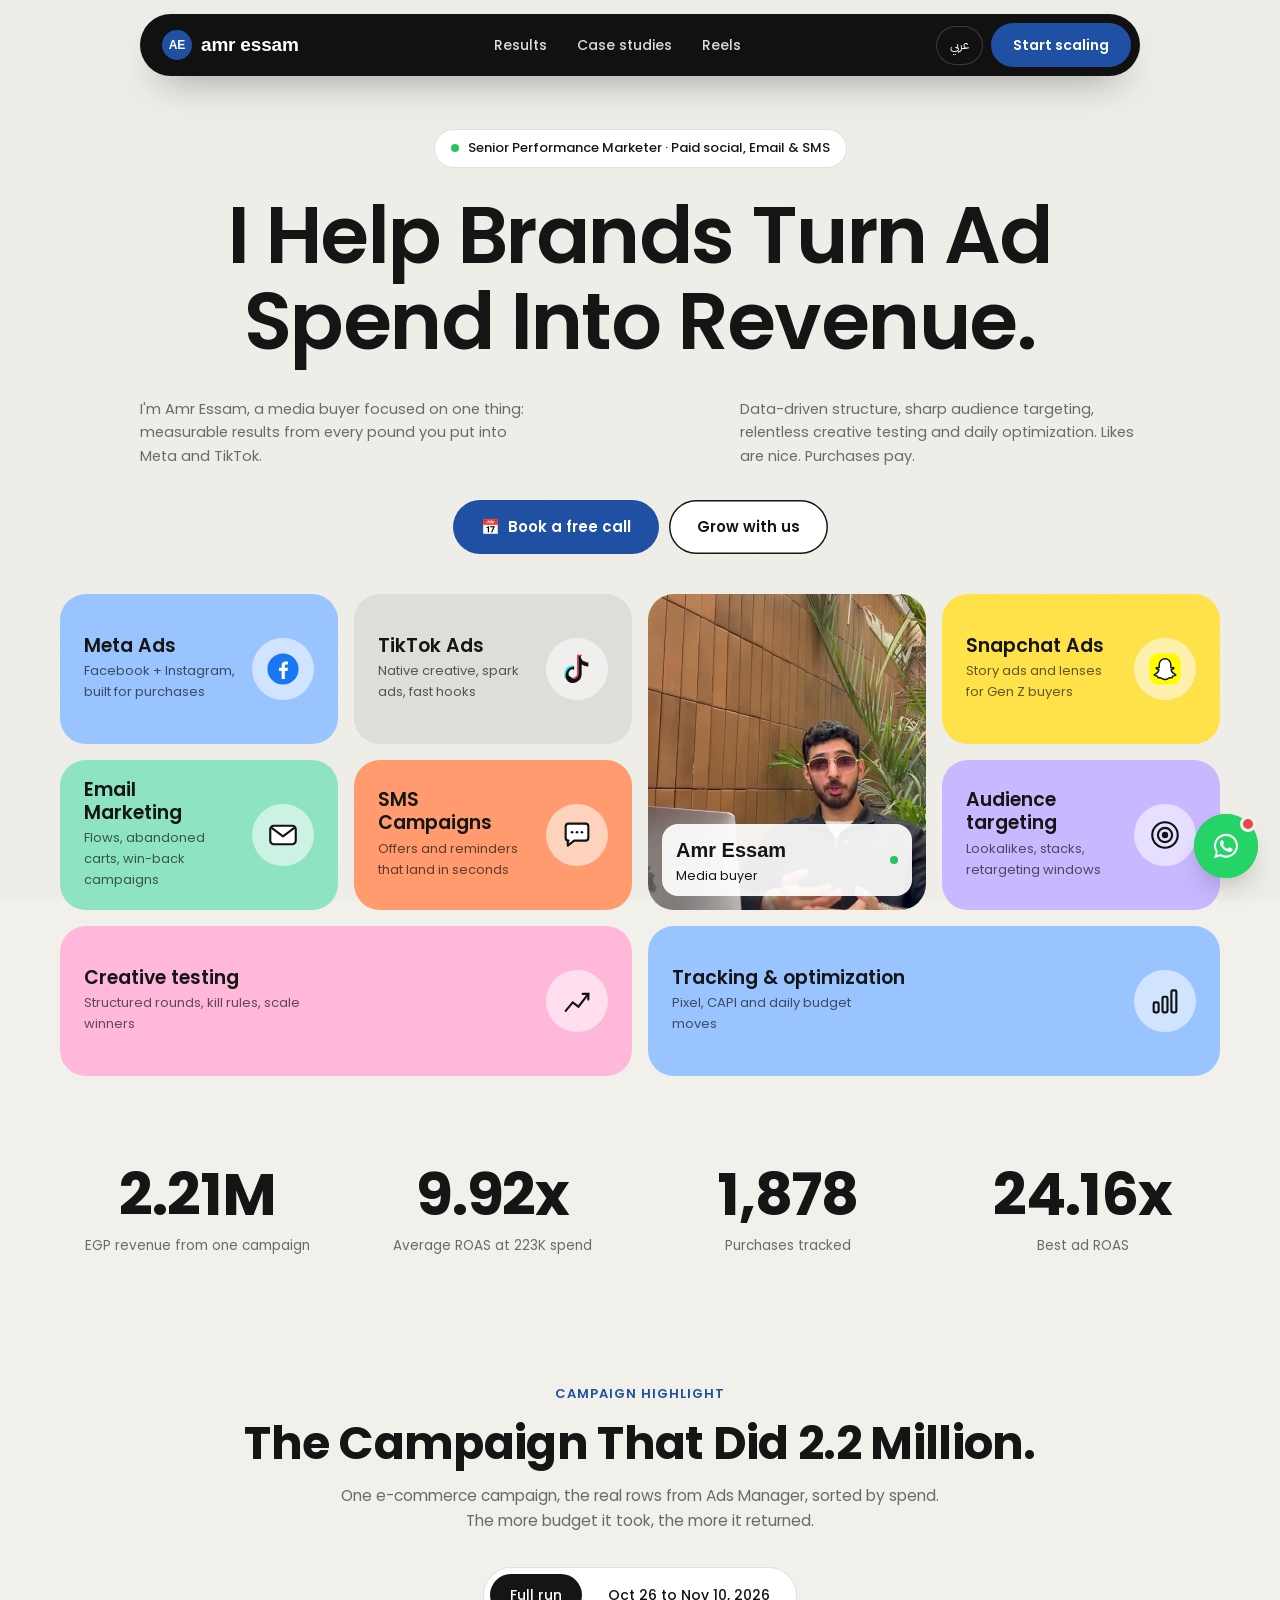
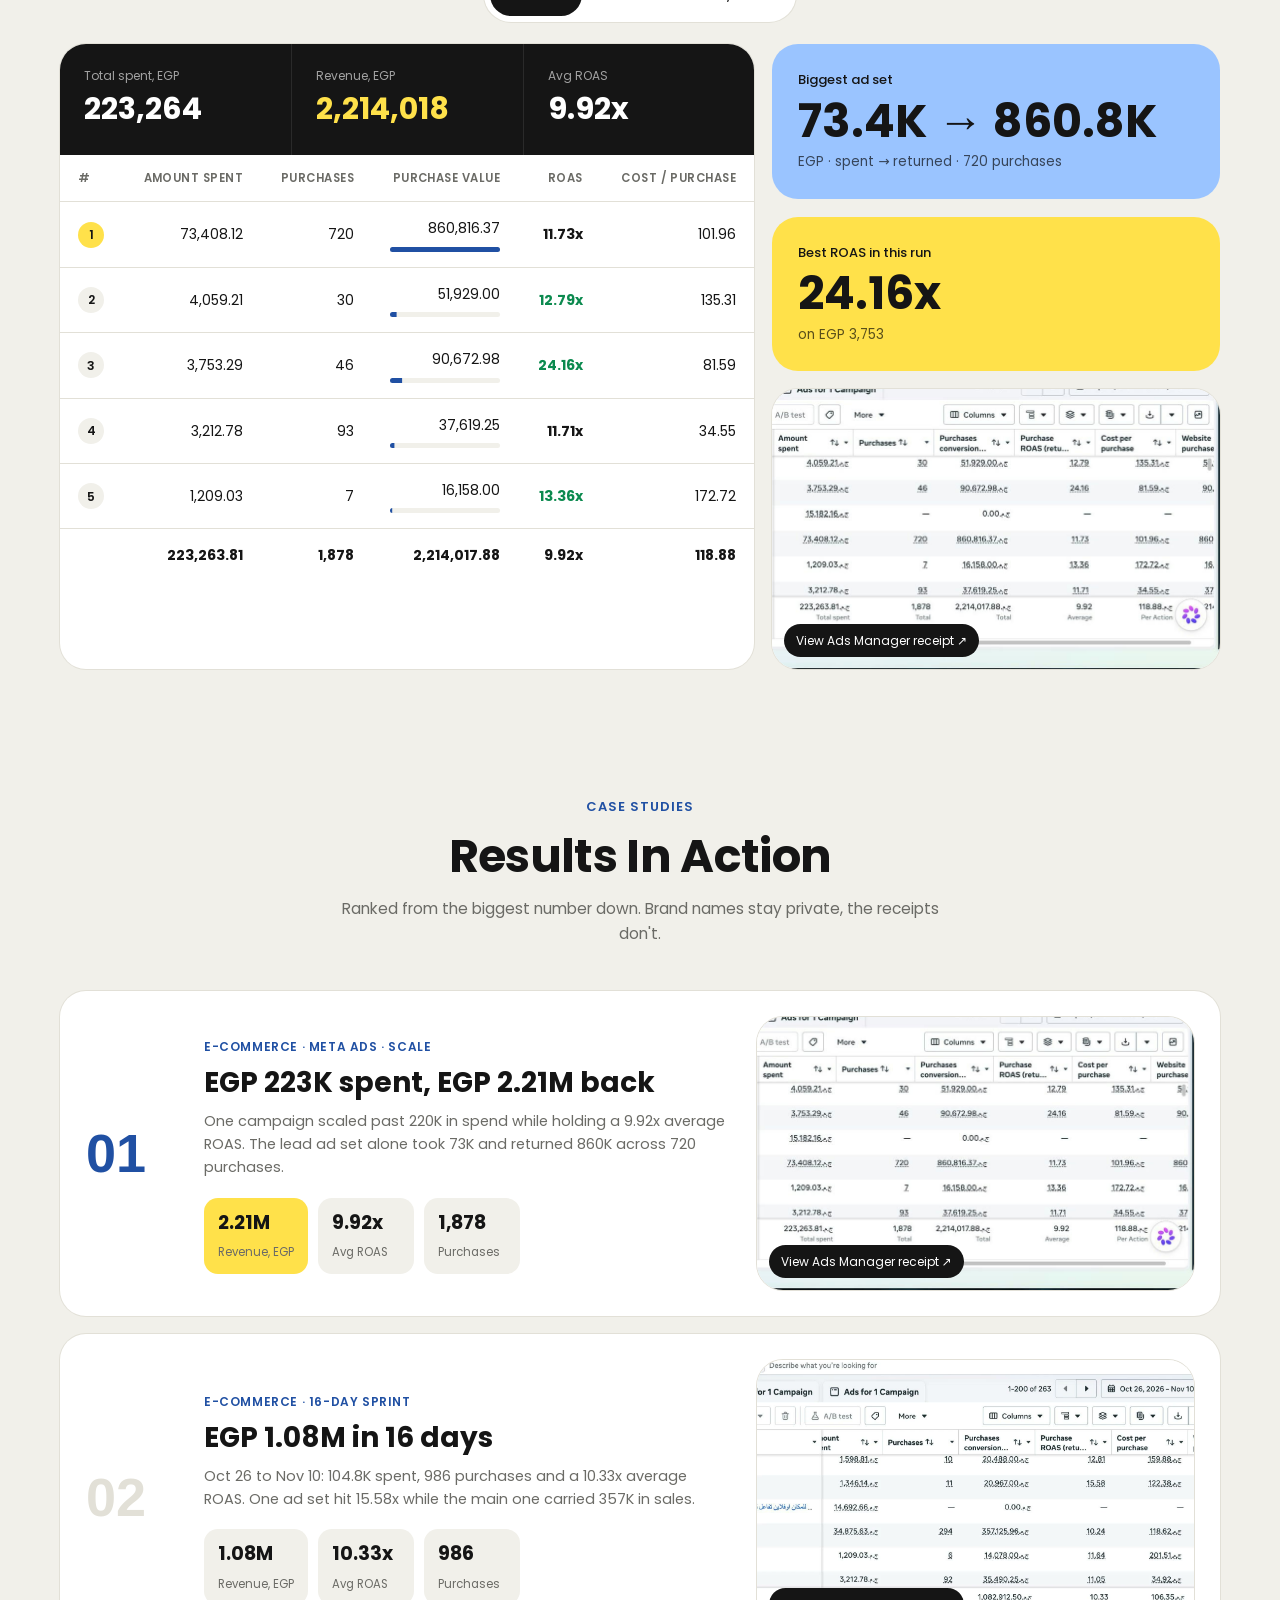
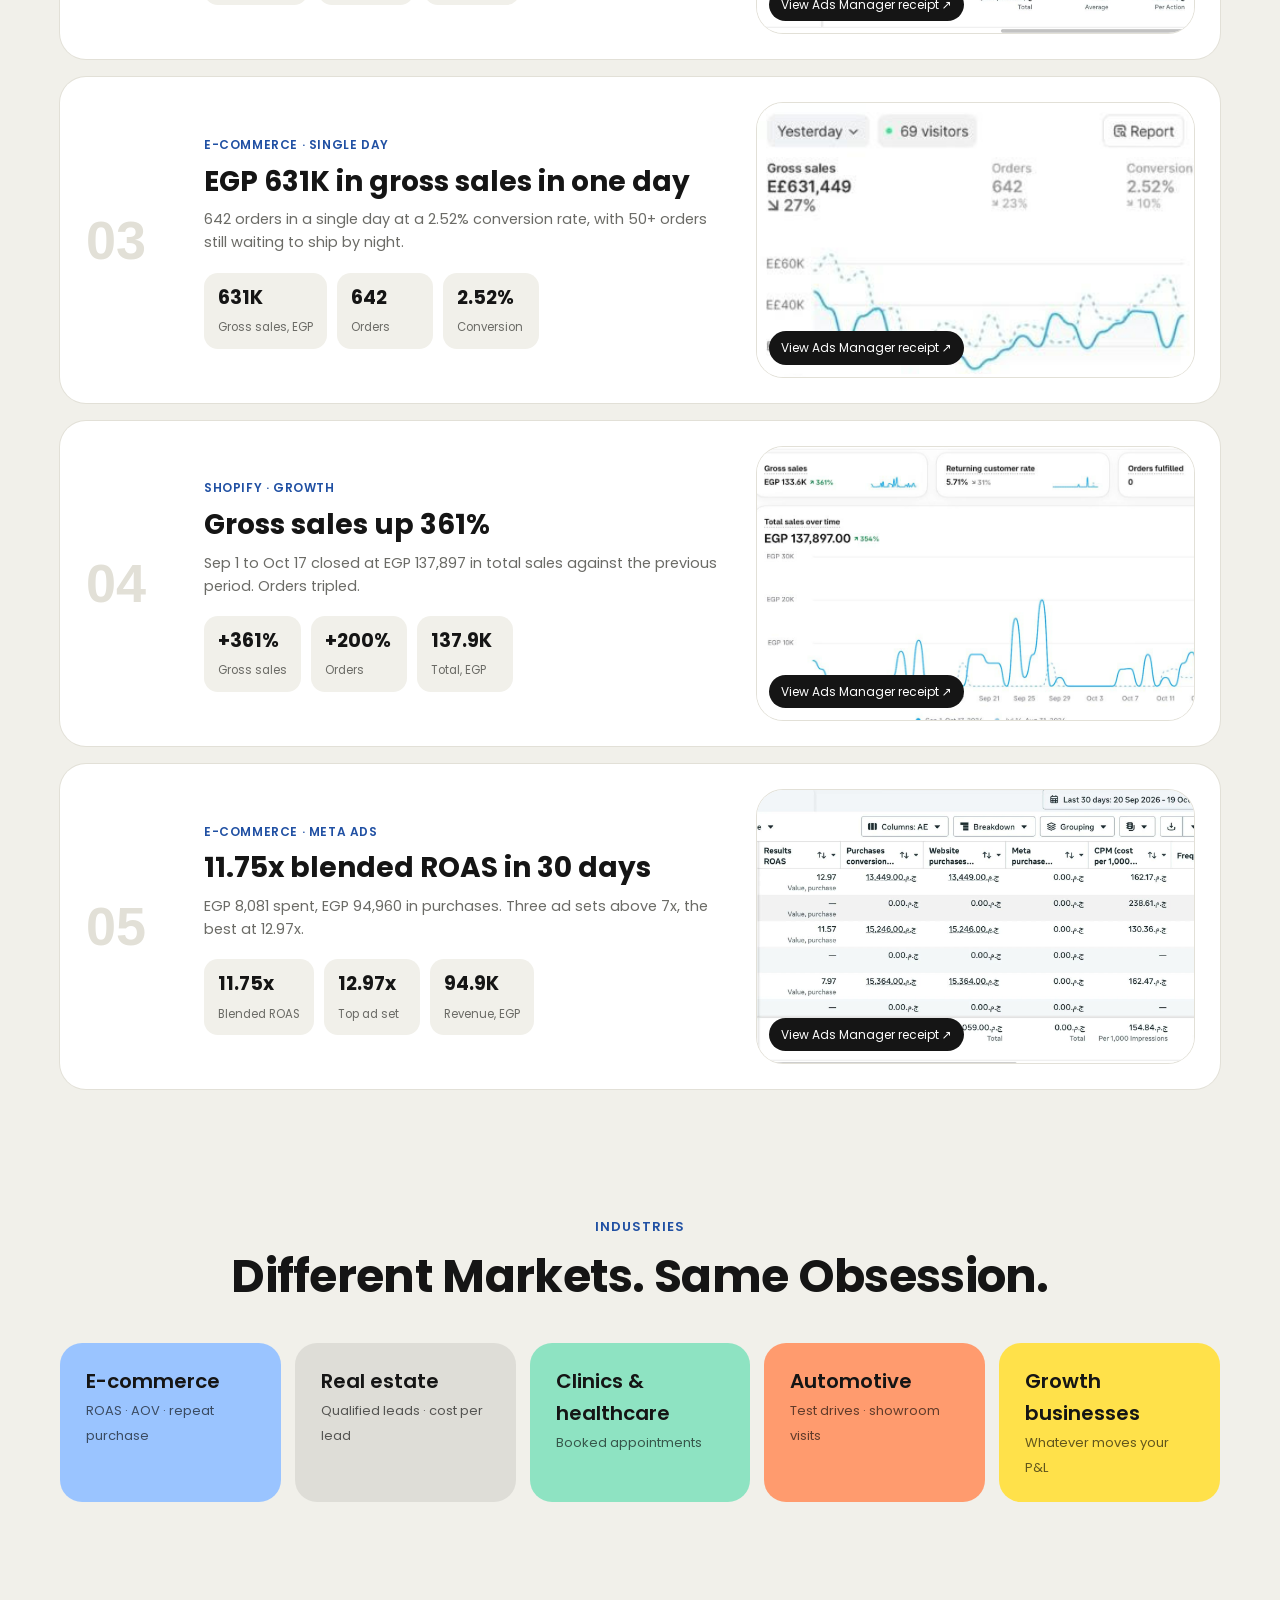
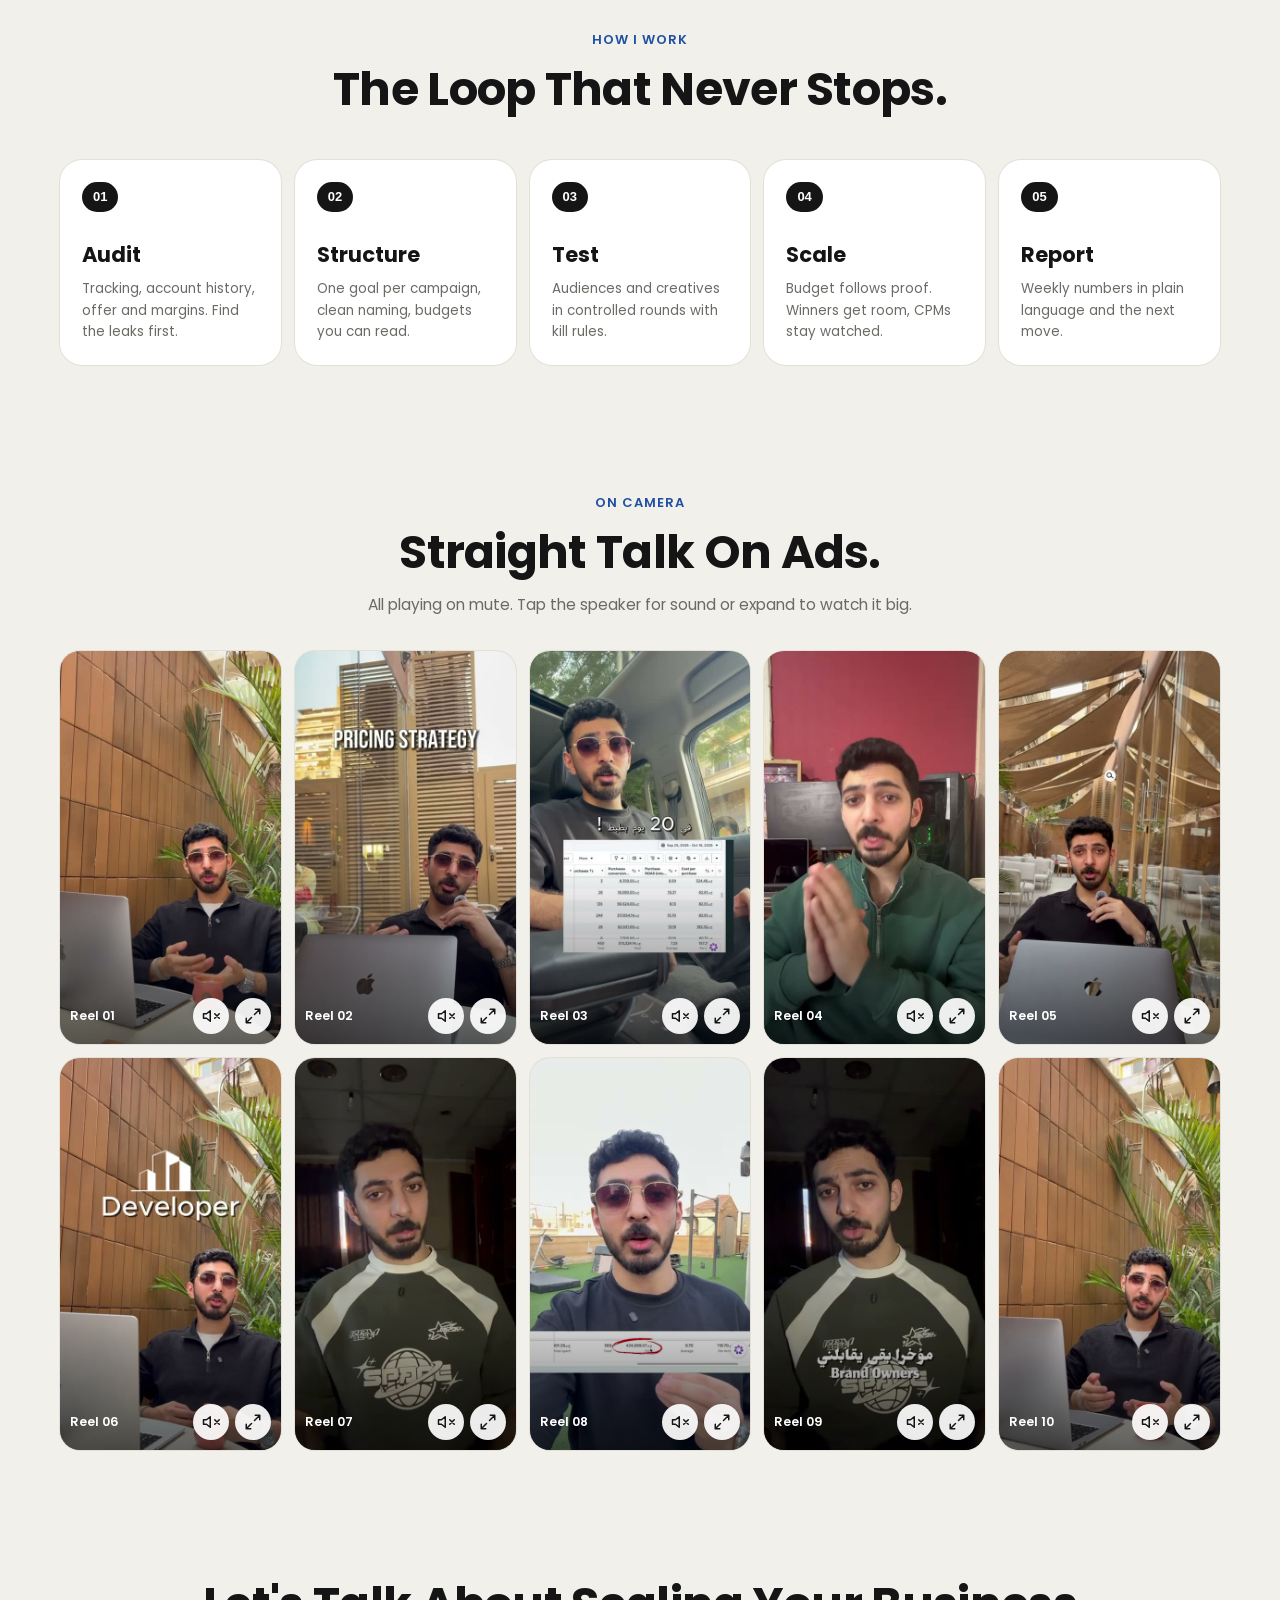
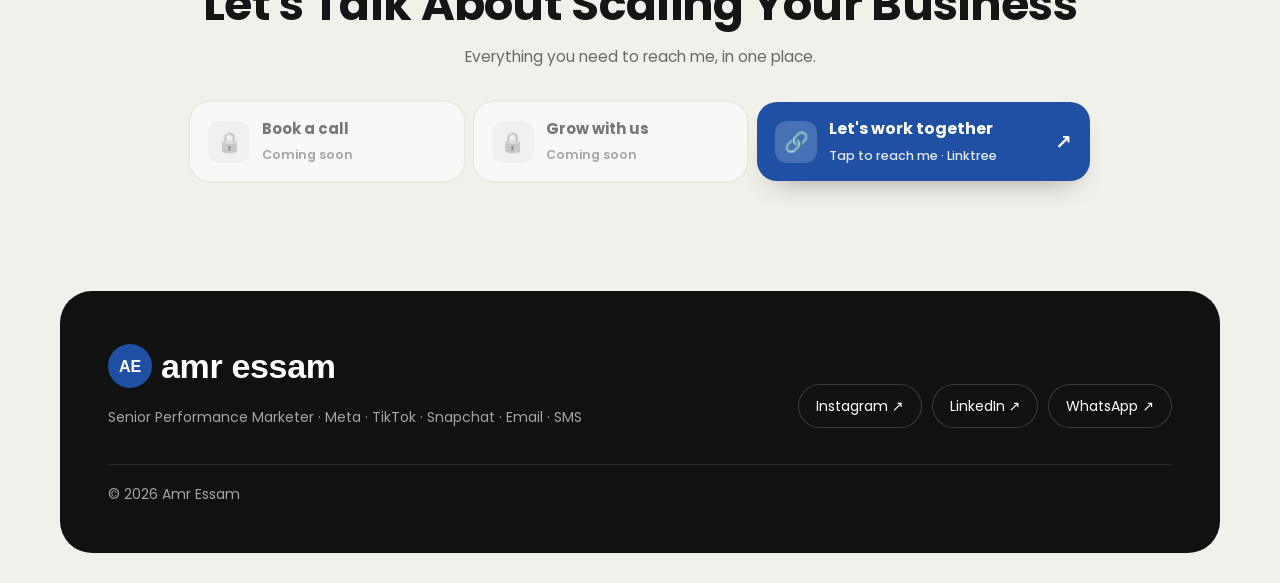
<file: index.html>
<!doctype html>
<html lang="en" dir="ltr">
<head>
<meta charset="utf-8">
<meta name="viewport" content="width=device-width,initial-scale=1">
<title>Amr Essam · Senior Performance Marketer</title>
<meta name="description" content="Amr Essam, Senior Performance Marketer. Meta Ads and TikTok Ads that turn ad spend into revenue. EGP 2.21M from one campaign at 9.92x ROAS.">
<meta property="og:title" content="Amr Essam · Senior Performance Marketer">
<meta property="og:description" content="I help brands turn ad spend into revenue. Meta Ads and TikTok Ads.">
<meta property="og:image" content="assets/reels/r03.jpg">
<meta name="theme-color" content="#F1F0EA">
<link rel="preconnect" href="https://fonts.googleapis.com">
<link rel="preconnect" href="https://fonts.gstatic.com" crossorigin>
<link href="https://api.fontshare.com/v2/css?f[]=chillax@500,600,700&display=swap" rel="stylesheet">
<link href="https://fonts.googleapis.com/css2?family=Poppins:wght@400;500;600;700&family=Alexandria:wght@500;600;700;800&family=IBM+Plex+Sans+Arabic:wght@400;500;600&display=swap" rel="stylesheet">
<link rel="stylesheet" href="css/site.css?v=1795184911">
</head>
<body>

<div class="loader" id="loader" aria-hidden="true">
  <div class="ld-in">
    <div class="ld-mark"><span>AE</span><svg viewBox="0 0 100 100"><circle cx="50" cy="50" r="46"/></svg></div>
    <div class="ld-name">amr essam</div>
    <div class="ld-role">Senior Performance Marketer</div>
    <div class="ld-bar"><i id="ldBar"></i></div>
    <div class="ld-num"><span id="ldNum">0</span>%</div>
  </div>
</div>
<script>
(function () {
  var el = document.getElementById("loader"), bar = document.getElementById("ldBar"), num = document.getElementById("ldNum");
  var p = 0, done = false, ready = false, winLoaded = false, t0 = Date.now();
  document.documentElement.classList.add("is-loading");
  function set(v) { bar.style.transform = "scaleX(" + v / 100 + ")"; num.textContent = Math.round(v); }
  function finish() {
    if (done) return; done = true;
    var wait = Math.max(0, 900 - (Date.now() - t0));
    setTimeout(function () { set(100); setTimeout(function () { el.classList.add("out"); document.documentElement.classList.remove("is-loading"); setTimeout(function () { el.remove(); }, 700); }, 250); }, wait);
  }
  (function tick() { if (done) return; p += (92 - p) * 0.06; set(p); setTimeout(tick, 40); })();
  function check() { if (ready && winLoaded) finish(); }
  window.__aeLoaded = function () { ready = true; check(); };
  window.addEventListener("load", function () { winLoaded = true; check(); });
  setTimeout(finish, 3500);
})();
</script>

<header class="nav-wrap">
  <nav class="nav">
    <a href="#top" class="logo" aria-label="Amr Essam"><span class="logo-mark">AE</span><span class="logo-txt">amr essam</span></a>
    <div class="nav-links">
      <a href="#campaign" data-t="nav.results">Results</a>
      <a href="#cases" data-t="nav.cases">Case studies</a>
      <a href="#reels" data-t="nav.reels">Reels</a>
    </div>
    <div class="nav-r">
      <button class="lang" id="lang">عربي</button>
      <a href="#contact" class="btn btn-blue btn-sm" data-c="hero.cta" data-goto="link">Start scaling</a>
    </div>
  </nav>
</header>

<main id="top">

  <section class="hero wrap">
    <p class="badge"><span class="pulse"></span><span data-c="hero.badge"></span></p>
    <h1 class="h1" data-c="hero.title"></h1>
    <div class="hero-sub">
      <p data-c="hero.sub1"></p>
      <p data-c="hero.sub2"></p>
    </div>
    <div class="hero-ctas">
      <a href="#contact" class="btn btn-blue" data-goto="book">📅 <span data-t="cta.book">Book a free call</span></a>
      <a href="#contact" class="btn btn-ghost" data-goto="form" data-t="cta.review">Grow with us</a>
    </div>
    <div class="bento" id="bento"></div>
  </section>

  <section class="stats wrap" id="stats"></section>

  <section class="clients" id="clients" data-sec="clients">
    <h2 class="h2 sm" data-c="clients.title"></h2>
    <div class="cl-track-wrap"><div class="cl-track" id="clTrack"></div></div>
  </section>

  <section class="sec wrap" id="campaign" data-sec="campaign">
    <p class="kicker" data-t="k.campaign">Campaign highlight</p>
    <h2 class="h2" data-c="campaign.title"></h2>
    <p class="lede center" data-c="campaign.lede"></p>
    <div class="tabs" id="winTabs" role="tablist"></div>
    <div class="camp" id="camp"></div>
  </section>

  <section class="sec wrap" id="cases" data-sec="cases">
    <p class="kicker" data-t="k.cases">Case studies</p>
    <h2 class="h2" data-t="cases.title">Results In Action</h2>
    <p class="lede center" data-t="cases.lede">Ranked from the biggest number down. Brand names stay private, the receipts don't.</p>
    <div class="cases" id="caseList"></div>
  </section>

  <section class="sec wrap" id="industries" data-sec="industries">
    <p class="kicker" data-t="k.ind">Industries</p>
    <h2 class="h2" data-t="ind.title">Different Markets. Same Obsession.</h2>
    <div class="ind" id="indList"></div>
  </section>

  <section class="sec wrap" id="method" data-sec="method">
    <p class="kicker" data-t="k.method">How I work</p>
    <h2 class="h2" data-t="method.title">The Loop That Never Stops.</h2>
    <ol class="steps" id="stepList"></ol>
  </section>

  <section class="sec wrap" id="reels" data-sec="reels">
    <p class="kicker" data-t="k.reels">On camera</p>
    <h2 class="h2" data-t="reels.title">Straight Talk On Ads.</h2>
    <p class="lede center" data-t="reels.lede">All playing on mute. Tap the speaker for sound or expand to watch it big.</p>
    <div class="gallery" id="reelList"></div>
  </section>

  <section class="sec wrap" id="contact">
    <h2 class="h2" data-c="form.title"></h2>
    <p class="lede center" data-c="form.lede"></p>
    <div class="modes" id="modes" role="tablist">
      <button data-m="book" role="tab"><span class="m-ico">📅</span><span><b data-t="mode.book">Book a call</b><em data-t="mode.bookS">1 click · 30 min</em></span></button>
      <button data-m="form" role="tab"><span class="m-ico">⚡</span><span><b data-t="mode.form">Grow with us</b><em data-t="mode.formS">5 quick questions</em></span></button>
      <a class="m-link" id="mLink" target="_blank" rel="noopener" hidden><span class="m-ico">🔗</span><span><b id="mLinkT"></b><em id="mLinkS"></em></span><i class="m-arrow">↗</i></a>
    </div>
    <div class="lf" id="lf">
      <div class="lf-top">
        <div class="lf-bar"><i id="lfBar"></i></div>
        <span class="lf-count" id="lfCount">1 / 6</span>
      </div>
      <div class="lf-stage" id="lfStage"></div>
      <div class="lf-trust"><span>🔒 <span data-t="lf.private">Private. No spam.</span></span><span>⚡ <span data-t="lf.fast">Reply within 24h</span></span><span>💬 WhatsApp</span></div>
    </div>
  </section>

</main>

<footer class="foot wrap">
  <div class="foot-card">
    <div>
      <div class="logo big"><span class="logo-mark">AE</span><span class="logo-txt">amr essam</span></div>
      <p data-t="foot.role">Senior Performance Marketer · Meta · TikTok · Snapchat · Email · SMS</p>
    </div>
    <div class="foot-links">
      <a id="fIg" target="_blank" rel="noopener">Instagram ↗</a>
      <a id="fIn" target="_blank" rel="noopener">LinkedIn ↗</a>
      <a id="fWa" target="_blank" rel="noopener">WhatsApp ↗</a>
    </div>
    <p class="copy">© 2026 Amr Essam</p>
  </div>
</footer>

<!-- WhatsApp floating -->
<div class="wa" id="wa">
  <div class="wa-pop" id="waPop" hidden>
    <button class="wa-x" id="waX" aria-label="Close">×</button>
    <div class="wa-head"><img src="assets/reels/r03.jpg" alt=""><div><b>Amr Essam</b><span><i></i> <span data-t="wa.online">Online now</span></span></div></div>
    <p class="wa-msg" id="waMsg"></p>
    <a class="wa-go" id="waGo" target="_blank" rel="noopener"><span data-t="wa.chat">Chat on WhatsApp</span> →</a>
  </div>
  <a class="wa-btn" id="waBtn" target="_blank" rel="noopener" aria-label="WhatsApp">
    <svg viewBox="0 0 32 32" width="30" height="30" fill="#fff"><path d="M16 3C9 3 3.3 8.6 3.3 15.6c0 2.5.7 4.8 2 6.8L3.2 29l6.8-2.1c1.9 1 4 1.6 6.1 1.6 7 0 12.7-5.7 12.7-12.7S23 3 16 3zm0 23.2c-2 0-3.9-.6-5.5-1.6l-.4-.2-4 1.2 1.3-3.9-.3-.4c-1.1-1.7-1.7-3.6-1.7-5.6C5.4 9.8 10.1 5.2 16 5.2s10.6 4.7 10.6 10.5S21.8 26.2 16 26.2zm5.8-7.9c-.3-.2-1.9-.9-2.2-1-.3-.1-.5-.2-.7.2-.2.3-.8 1-1 1.2-.2.2-.4.2-.7.1-.3-.2-1.3-.5-2.5-1.6-.9-.8-1.6-1.8-1.7-2.1-.2-.3 0-.5.1-.6l.5-.6c.2-.2.2-.3.3-.5.1-.2 0-.4 0-.6l-1-2.4c-.3-.6-.5-.5-.7-.5h-.6c-.2 0-.6.1-.9.4-.3.3-1.2 1.1-1.2 2.8s1.2 3.2 1.4 3.5c.2.2 2.4 3.6 5.7 5 .8.3 1.4.5 1.9.7.8.3 1.5.2 2.1.1.6-.1 1.9-.8 2.2-1.5.3-.7.3-1.4.2-1.5-.1-.2-.3-.3-.6-.4z"/></svg>
    <span class="wa-dot"></span>
  </a>
</div>

<div class="lb" id="lb" hidden><button class="lb-x" id="lbX" aria-label="Close">×</button><div class="lb-in" id="lbIn"></div></div>

<script src="js/config.js?v=1795184911"></script>
<script src="js/content.js?v=1795184911"></script>
<script src="js/store.js?v=1795184911"></script>
<script src="js/site.js?v=1795184911"></script>
</body>
</html>
</file>
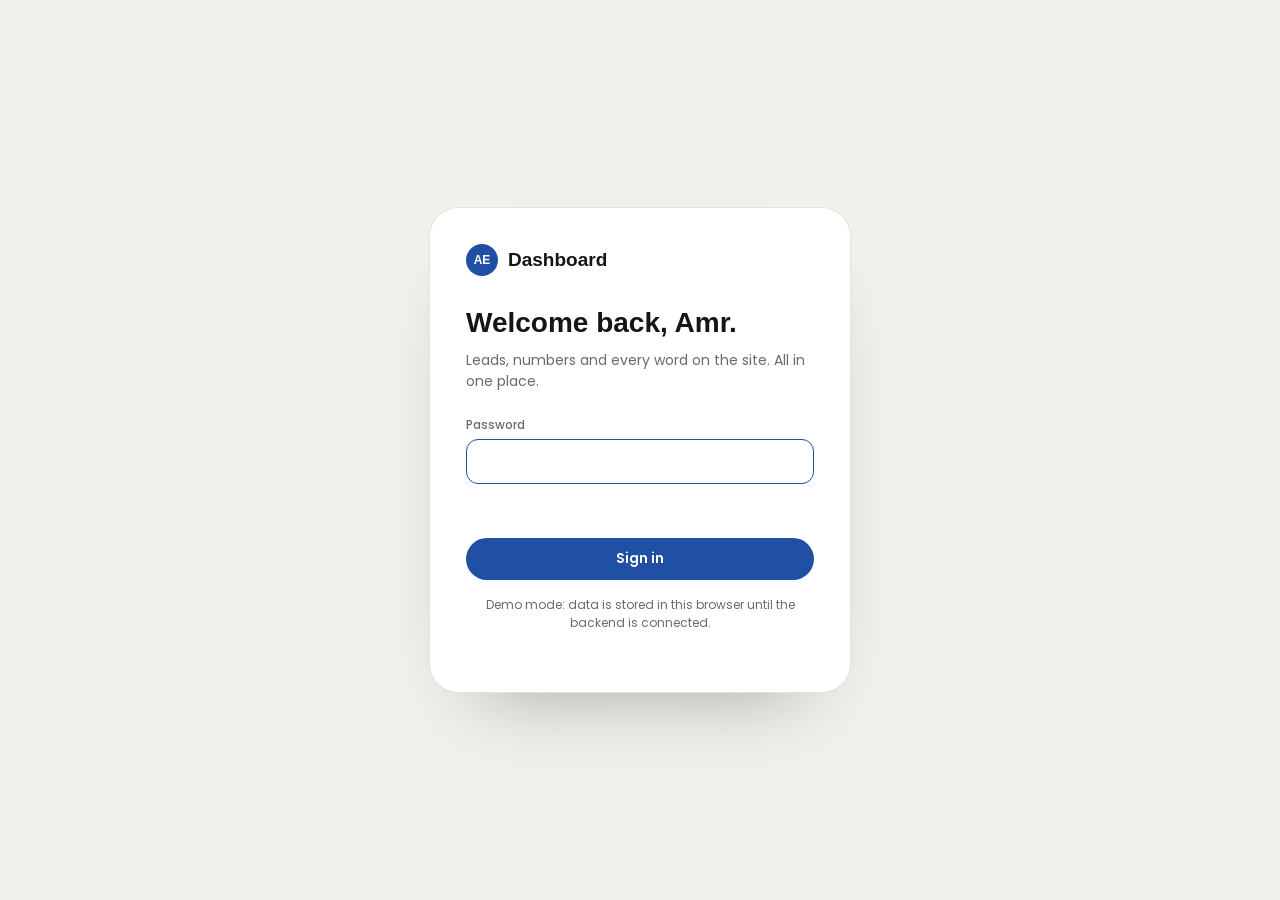
<file: admin/index.html>
<!doctype html>
<html lang="en">
<head>
<meta charset="utf-8">
<meta name="viewport" content="width=device-width,initial-scale=1">
<meta name="robots" content="noindex,nofollow">
<title>AE Dashboard</title>
<link rel="preconnect" href="https://fonts.googleapis.com">
<link href="https://api.fontshare.com/v2/css?f[]=chillax@500,600,700&display=swap" rel="stylesheet">
<link href="https://fonts.googleapis.com/css2?family=Poppins:wght@400;500;600;700&family=IBM+Plex+Sans+Arabic:wght@400;500;600&display=swap" rel="stylesheet">
<link rel="stylesheet" href="admin.css?v=1795184911">
</head>
<body>

<!-- LOGIN -->
<section class="login" id="login">
  <form class="login-card" id="loginForm">
    <div class="logo"><span class="logo-mark">AE</span><span>Dashboard</span></div>
    <h1>Welcome back, Amr.</h1>
    <p>Leads, numbers and every word on the site. All in one place.</p>
    <label class="fld"><span>Password</span><input type="password" id="pw" autocomplete="current-password" required autofocus></label>
    <p class="err" id="loginErr"></p>
    <button class="btn btn-blue full" type="submit">Sign in</button>
    <p class="mode-note" id="modeNote"></p>
  </form>
</section>

<!-- APP -->
<div class="app" id="app" hidden>
  <aside class="side">
    <div class="logo"><span class="logo-mark">AE</span><span>Dashboard</span></div>
    <nav class="side-nav" id="sideNav">
      <button data-v="overview" class="on"><i>◔</i>Overview</button>
      <button data-v="leads"><i>☰</i>Leads <b id="newCount"></b></button>
      <button data-v="content"><i>✎</i>Site content</button>
      <button data-v="settings"><i>⚙</i>Settings</button>
    </nav>
    <div class="side-foot">
      <span class="mode" id="modeBadge"></span>
      <a href="../" target="_blank" rel="noopener" class="side-link">View site ↗</a>
      <button class="side-link" id="logout">Sign out</button>
    </div>
  </aside>

  <main class="main">
    <!-- OVERVIEW -->
    <section class="view on" id="v-overview">
      <header class="vh">
        <div><h2>Overview</h2><p>How the site turns visitors into conversations.</p></div>
        <div class="seg" id="range"><button data-d="7" class="on">7 days</button><button data-d="30">30 days</button><button data-d="0">All</button></div>
      </header>
      <div class="kpis" id="kpis"></div>
      <div class="grid2">
        <div class="card"><div class="card-h"><h3>Conversion funnel</h3><span class="muted">Where visitors drop off</span></div><div id="funnel"></div></div>
        <div class="card"><div class="card-h"><h3>Leads per day</h3><span class="muted" id="lpdNote"></span></div><div id="lpd" class="chart"></div></div>
      </div>
      <div class="grid3">
        <div class="card"><div class="card-h"><h3>By industry</h3></div><div id="bInd"></div></div>
        <div class="card"><div class="card-h"><h3>By budget</h3></div><div id="bBud"></div></div>
        <div class="card"><div class="card-h"><h3>By source</h3></div><div id="bSrc"></div></div>
      </div>
      <div class="card tips"><div class="card-h"><h3>CRO notes</h3><span class="muted">Auto-generated from your funnel</span></div><ul id="tips"></ul></div>
    </section>

    <!-- LEADS -->
    <section class="view" id="v-leads">
      <header class="vh">
        <div><h2>Leads</h2><p>Every form submission, with status and notes.</p></div>
        <div class="row"><input class="search" id="q" placeholder="Search name, phone, brand"><button class="btn btn-ghost" id="csv">Export CSV</button><button class="btn btn-ghost" id="refresh">↻</button></div>
      </header>
      <div class="chips" id="statusChips"></div>
      <div class="card flush"><div class="tbl-wrap"><table class="tbl" id="leadTbl"></table></div><p class="empty" id="leadEmpty" hidden>No leads yet. They'll show up here the moment someone submits the form.</p></div>
    </section>

    <!-- CONTENT -->
    <section class="view" id="v-content">
      <header class="vh">
        <div><h2>Site content</h2><p>Edit any text, number or case study. Changes go live when you save.</p></div>
        <div class="row"><button class="btn btn-ghost" id="resetC">Reset to default</button><button class="btn btn-blue" id="saveC">Save changes</button></div>
      </header>
      <div class="tabs" id="cTabs"></div>
      <div id="cBody"></div>
    </section>

    <!-- SETTINGS -->
    <section class="view" id="v-settings">
      <header class="vh">
        <div><h2>Settings</h2><p>WhatsApp, links, sections and access.</p></div>
        <div class="row"><button class="btn btn-blue" id="saveS">Save settings</button></div>
      </header>
      <div id="sBody"></div>
    </section>
  </main>
</div>

<!-- lead drawer -->
<div class="drawer" id="drawer" hidden><div class="drawer-in" id="drawerIn"></div></div>
<div class="toast" id="toast"></div>

<script src="../js/config.js?v=1795184911"></script>
<script src="../js/content.js?v=1795184911"></script>
<script src="../js/store.js?v=1795184911"></script>
<script src="admin.js?v=1795184911"></script>
</body>
</html>
</file>
<file: css/site.css>
:root{
  --paper:#F1F0EA; --card:#FFFFFF; --ink:#151515; --ink-2:#333; --mute:#6B6B66; --line:#E2E0D7;
  --blue:#2050A3; --blue-2:#1A438A;
  --c-blue:#9AC4FF; --c-gray:#DEDDD7; --c-mint:#8EE3C2; --c-orange:#FF9B6E; --c-yellow:#FFE14A; --c-lilac:#C9B8FF;
  --wa:#25D366; --r:26px;
  --f-h:"Chillax","Poppins",sans-serif; --f-b:"Poppins",system-ui,sans-serif;
}
html[lang="ar"]{ --f-h:"Alexandria",sans-serif; --f-b:"IBM Plex Sans Arabic",sans-serif; }
*{box-sizing:border-box;margin:0;padding:0}
html{scroll-behavior:smooth;-webkit-text-size-adjust:100%}
body{background:var(--paper);color:var(--ink);font-family:var(--f-b);font-size:16px;line-height:1.6;overflow-x:hidden;-webkit-font-smoothing:antialiased}
body::before{content:"";position:fixed;inset:0;pointer-events:none;z-index:0;opacity:.35;
  background-image:url("data:image/svg+xml,%3Csvg xmlns='http://www.w3.org/2000/svg' width='120' height='120'%3E%3Cfilter id='n'%3E%3CfeTurbulence type='fractalNoise' baseFrequency='.9' numOctaves='2'/%3E%3CfeColorMatrix values='0 0 0 0 0 0 0 0 0 0 0 0 0 0 0 0 0 0 .07 0'/%3E%3C/filter%3E%3Crect width='100%25' height='100%25' filter='url(%23n)'/%3E%3C/svg%3E")}
main,footer{position:relative;z-index:1}
a{color:inherit;text-decoration:none}
button{font:inherit;color:inherit;background:none;border:0;cursor:pointer}
img,video{display:block;max-width:100%}
.wrap{max-width:1200px;margin:0 auto;padding-inline:20px}
.num{direction:ltr;unicode-bidi:isolate;font-variant-numeric:tabular-nums}

.btn{display:inline-flex;align-items:center;justify-content:center;gap:8px;border-radius:50px;padding:15px 28px;font-weight:600;font-size:15px;transition:transform .25s,background .25s,box-shadow .25s;white-space:nowrap}
.btn-blue{background:var(--blue);color:#fff}
.btn-blue:hover{background:var(--blue-2);transform:translateY(-2px);box-shadow:0 12px 24px -12px rgba(0,0,0,.35)}
.btn-dark{background:var(--ink);color:#fff}
.btn-dark:hover{transform:translateY(-2px)}
.btn-ghost{box-shadow:inset 0 0 0 1.5px var(--ink)}
.btn-sm{padding:11px 22px;font-size:14px}

/* nav */
.nav-wrap{position:fixed;top:14px;left:0;right:0;z-index:50;padding-inline:16px}
.nav{max-width:1000px;margin:0 auto;background:#111;color:#fff;border-radius:50px;padding:9px 9px 9px 22px;display:flex;align-items:center;justify-content:space-between;gap:16px;box-shadow:0 18px 40px -20px rgba(0,0,0,.5)}
html[dir="rtl"] .nav{padding:9px 22px 9px 9px}
.logo{display:flex;align-items:center;gap:9px}
.logo-mark{width:30px;height:30px;border-radius:50%;background:var(--blue);display:grid;place-items:center;font-family:var(--f-h);font-weight:700;font-size:12px;color:#fff;font-family:"Chillax",sans-serif}
.logo-txt{font-family:"Chillax",sans-serif;font-weight:600;font-size:19px;letter-spacing:-.01em}
.nav-links{display:flex;gap:30px;font-size:14px;font-weight:500}
.nav-links a{opacity:.85}.nav-links a:hover{opacity:1}
.nav-r{display:flex;gap:8px;align-items:center}
.lang{font-size:13px;padding:9px 14px;border-radius:50px;box-shadow:inset 0 0 0 1px #3a3a3a;color:#fff;font-family:"IBM Plex Sans Arabic",sans-serif}
html[lang="ar"] .lang{font-family:"Poppins",sans-serif}

/* hero */
.hero{padding-top:130px;text-align:center}
.badge{display:inline-flex;align-items:center;gap:9px;font-size:13px;font-weight:500;background:var(--card);padding:8px 16px;border-radius:50px;box-shadow:0 0 0 1px var(--line);margin-bottom:26px}
.pulse{width:8px;height:8px;border-radius:50%;background:#22C55E;box-shadow:0 0 0 0 rgba(34,197,94,.5);animation:pulse 2s infinite}
@keyframes pulse{70%{box-shadow:0 0 0 8px rgba(34,197,94,0)}100%{box-shadow:0 0 0 0 rgba(34,197,94,0)}}
.h1{font-family:var(--f-h);font-weight:600;font-size:clamp(38px,6.2vw,80px);line-height:1.08;letter-spacing:-.02em;max-width:980px;margin:0 auto;text-wrap:balance}
html[lang="ar"] .h1{line-height:1.35;letter-spacing:0;font-size:clamp(34px,5.4vw,68px)}
.hero-sub{display:flex;justify-content:space-between;gap:40px;text-align:start;margin:34px auto 40px;max-width:1000px}
.hero-sub p{max-width:400px;font-size:14.5px;color:var(--mute)}

.bento{display:grid;grid-template-columns:repeat(4,1fr);grid-auto-rows:150px;gap:16px;text-align:start}
.tile{border-radius:var(--r);padding:22px 24px;display:flex;justify-content:space-between;align-items:center;gap:14px;position:relative;overflow:hidden;transition:transform .35s cubic-bezier(.2,.8,.2,1)}
.tile:hover{transform:translateY(-4px) rotate(-.4deg)}
.tile h3{font-family:var(--f-h);font-weight:600;font-size:19px;line-height:1.2}
.tile p{font-size:13px;color:rgba(0,0,0,.62);margin-top:4px;max-width:220px}
.tile .ico{width:62px;height:62px;flex:none;border-radius:50%;display:grid;place-items:center;background:rgba(255,255,255,.55)}
.tile .ico svg{width:34px;height:34px}
.t-blue{background:var(--c-blue)}.t-gray{background:var(--c-gray)}.t-mint{background:var(--c-mint)}.t-orange{background:var(--c-orange)}.t-yellow{background:var(--c-yellow)}.t-lilac{background:var(--c-lilac)}
.tile.vid{grid-row:span 2;padding:0;background:#111}
.tile.vid video{width:100%;height:100%;object-fit:cover}
.tile.vid .vtag{position:absolute;left:14px;bottom:14px;right:14px;background:rgba(255,255,255,.92);border-radius:16px;padding:10px 14px;font-size:12.5px;display:flex;justify-content:space-between;align-items:center}
.tile.vid .vtag b{font-family:"Chillax",sans-serif;font-size:20px}
.tile.wide{grid-column:span 2}

/* stats */
.stats{display:grid;grid-template-columns:repeat(4,1fr);gap:20px;padding-top:90px;text-align:center}
.stat b{display:block;font-family:"Poppins",sans-serif;font-weight:700;font-size:clamp(36px,4.6vw,60px);line-height:1;letter-spacing:-.02em;direction:ltr}
.stat span{font-size:13.5px;color:var(--mute);display:block;margin-top:10px}

/* sections */
.sec{padding-top:clamp(90px,10vw,130px)}
.sec[hidden]{display:none}
.kicker{text-align:center;font-size:13px;font-weight:600;color:var(--blue);text-transform:uppercase;letter-spacing:.08em;margin-bottom:12px}
.kicker.left,.h2.left{text-align:start}
.h2{font-family:var(--f-h);font-weight:700;font-size:clamp(30px,3.6vw,46px);line-height:1.15;text-align:center;letter-spacing:-.015em;text-wrap:balance}
html[lang="ar"] .h2{line-height:1.45;letter-spacing:0}
.lede{color:var(--mute);max-width:620px;margin-top:14px;font-size:15.5px}
.lede.center{text-align:center;margin-inline:auto}

/* campaign */
.tabs{display:flex;justify-content:center;gap:6px;margin:34px auto 22px;background:var(--card);padding:6px;border-radius:50px;width:max-content;max-width:100%;box-shadow:0 0 0 1px var(--line)}
.tabs button{padding:10px 20px;border-radius:50px;font-size:14px;font-weight:500;transition:background .2s,color .2s}
.tabs button.on{background:var(--ink);color:#fff}
.camp{display:grid;grid-template-columns:1.55fr 1fr;gap:18px}
.camp-card{background:var(--card);border-radius:var(--r);box-shadow:0 0 0 1px var(--line);overflow:hidden}
.camp-total{display:grid;grid-template-columns:repeat(3,1fr);background:var(--ink);color:#fff}
.camp-total div{padding:22px 24px;border-inline-start:1px solid #2a2a2a}
.camp-total div:first-child{border-inline-start:0}
.camp-total span{font-size:12px;opacity:.6;display:block}
.camp-total b{font-family:"Poppins",sans-serif;font-size:clamp(22px,2.4vw,30px);font-weight:700;direction:ltr;unicode-bidi:isolate;display:block}
.camp-total .hl b{color:var(--c-yellow)}
.ctab{width:100%;border-collapse:collapse;font-size:14px}
.ctab th{font-size:11.5px;text-transform:uppercase;letter-spacing:.04em;color:var(--mute);font-weight:600;padding:14px 18px;text-align:end;border-bottom:1px solid var(--line)}
.ctab th:first-child,.ctab td:first-child{text-align:start}
.ctab td{padding:15px 18px;border-bottom:1px solid var(--line);text-align:end;font-variant-numeric:tabular-nums;direction:ltr}
html[dir="rtl"] .ctab td{direction:ltr}
.ctab tr:last-child td{border-bottom:0}
.ctab tbody tr{transition:background .2s}
.ctab tbody tr:hover{background:#FAF9F5}
.ctab .rk{display:inline-grid;place-items:center;width:26px;height:26px;border-radius:50%;background:var(--paper);font-size:12px;font-weight:600}
.ctab tr.top .rk{background:var(--c-yellow)}
.ctab .roas{font-weight:700}
.ctab .roas.hot{color:#0C8A4F}
.sbar{height:5px;border-radius:3px;background:var(--paper);margin-top:7px;overflow:hidden}
.sbar i{display:block;height:100%;background:var(--blue);width:100%;transform:scaleX(0);transform-origin:left;transition:transform 1.2s cubic-bezier(.2,.8,.2,1)}html[dir="rtl"] .sbar i{transform-origin:right}
.camp-side{display:flex;flex-direction:column;gap:18px}
.big-card{border-radius:var(--r);padding:26px;background:var(--c-blue);display:flex;flex-direction:column;gap:6px}
.big-card span{font-size:13px;font-weight:500}
.big-card b{font-family:"Poppins",sans-serif;font-size:clamp(34px,3.6vw,48px);font-weight:700;line-height:1.05;direction:ltr;unicode-bidi:isolate;text-align:start}
.big-card p{font-size:13.5px;color:rgba(0,0,0,.65)}
.big-card.y{background:var(--c-yellow)}
.proof{position:relative;border-radius:var(--r);overflow:hidden;background:#fff;box-shadow:0 0 0 1px var(--line);aspect-ratio:16/10;flex:1;min-height:160px}
.proof img{width:100%;height:100%;object-fit:cover;object-position:top left;transition:transform .6s}
.proof:hover img{transform:scale(1.04)}
.proof span{position:absolute;bottom:12px;inset-inline-start:12px;background:var(--ink);color:#fff;font-size:12px;padding:7px 12px;border-radius:50px}

/* cases */
.cases{display:flex;flex-direction:column;gap:18px;margin-top:44px}
.case{display:grid;grid-template-columns:90px 1.2fr 1fr;gap:28px;align-items:center;background:var(--card);border-radius:var(--r);padding:26px;box-shadow:0 0 0 1px var(--line);transition:transform .35s cubic-bezier(.2,.8,.2,1),box-shadow .35s}
.case:hover{transform:translateY(-4px);box-shadow:0 0 0 1px var(--line),0 24px 50px -30px rgba(0,0,0,.35)}
.case-rank{font-family:"Chillax",sans-serif;font-weight:700;font-size:54px;line-height:1;color:var(--line);direction:ltr}
.case:first-child .case-rank{color:var(--blue)}
.case-tag{font-size:12px;font-weight:600;color:var(--blue);text-transform:uppercase;letter-spacing:.05em}
.case h3{font-family:var(--f-h);font-weight:700;font-size:clamp(22px,2.2vw,28px);line-height:1.2;margin:8px 0 10px}
.case p{font-size:14.5px;color:var(--mute)}
.case-stats{display:flex;gap:10px;margin-top:18px;flex-wrap:wrap}
.case-stats div{background:var(--paper);border-radius:14px;padding:10px 14px;min-width:96px}
.case-stats b{display:block;font-weight:700;font-size:19px;direction:ltr;unicode-bidi:isolate;text-align:start}
.case-stats span{font-size:11.5px;color:var(--mute)}
.case .proof{aspect-ratio:16/10;min-height:0}
.case:nth-child(1) .case-stats div:first-child{background:var(--c-yellow)}

/* industries */
.ind{display:flex;flex-wrap:wrap;justify-content:center;gap:14px;margin-top:40px}
.ind-chip{border-radius:22px;padding:22px 26px;min-width:210px;flex:1 1 210px;max-width:290px;transition:transform .3s}
.ind-chip:hover{transform:translateY(-4px)}
.ind-chip b{font-family:var(--f-h);font-weight:600;font-size:20px;display:block}
.ind-chip span{font-size:13px;color:rgba(0,0,0,.62)}

/* method */
.steps{list-style:none;display:grid;grid-template-columns:repeat(5,1fr);gap:14px;margin-top:44px;counter-reset:s}
.steps li{background:var(--card);border-radius:22px;padding:22px;box-shadow:0 0 0 1px var(--line);counter-increment:s;position:relative}
.steps li::before{content:counter(s,decimal-leading-zero);font-family:"Chillax",sans-serif;font-weight:700;font-size:13px;color:#fff;background:var(--ink);border-radius:50px;padding:5px 11px;display:inline-block}
.steps h3{font-family:var(--f-h);font-size:21px;font-weight:700;margin:26px 0 6px}
.steps p{font-size:13.5px;color:var(--mute)}

/* reels */
.reels-head{display:flex;justify-content:space-between;align-items:flex-end;gap:20px}
.arrows{display:flex;gap:8px}
.arrows button{width:50px;height:50px;border-radius:50%;background:var(--card);box-shadow:0 0 0 1px var(--line);font-size:18px;transition:background .2s,color .2s}
.arrows button:hover{background:var(--ink);color:#fff}
html[dir="rtl"] .arrows button{transform:scaleX(-1)}
.reels{display:flex;gap:14px;overflow-x:auto;scroll-snap-type:x mandatory;margin-top:30px;padding-bottom:10px;scrollbar-width:none}
.reels::-webkit-scrollbar{display:none}
.reel{flex:0 0 clamp(200px,21vw,260px);aspect-ratio:9/16;border-radius:22px;overflow:hidden;position:relative;scroll-snap-align:start;cursor:pointer;background:#ddd}
.reel img,.reel video{position:absolute;inset:0;width:100%;height:100%;object-fit:cover}
.reel video{opacity:0;transition:opacity .3s}.reel.playing video{opacity:1}
.reel::after{content:"";position:absolute;inset:0;background:linear-gradient(to top,rgba(0,0,0,.6),transparent 40%)}
.reel .rp{position:absolute;z-index:2;bottom:14px;inset-inline:14px;display:flex;justify-content:space-between;align-items:center;color:#fff;font-size:13px;font-weight:500}
.reel .rp i{width:42px;height:42px;border-radius:50%;background:#fff;color:var(--ink);display:grid;place-items:center;font-style:normal;font-size:13px;transition:transform .3s}
.reel:hover .rp i{transform:scale(1.12)}

/* lead form */
.lf{max-width:720px;margin:40px auto 0;background:var(--card);border-radius:32px;box-shadow:0 0 0 1px var(--line),0 40px 80px -50px rgba(0,0,0,.35);padding:clamp(22px,4vw,44px);overflow:hidden}
.lf-top{display:flex;align-items:center;gap:14px;margin-bottom:30px}
.lf-bar{flex:1;height:6px;background:var(--paper);border-radius:3px;overflow:hidden}
.lf-bar i{display:block;height:100%;width:100%;background:var(--blue);border-radius:3px;transform:scaleX(0);transform-origin:left;transition:transform .5s cubic-bezier(.2,.8,.2,1)}html[dir="rtl"] .lf-bar i{transform-origin:right}
.lf-count{font-size:13px;font-weight:600;color:var(--mute);direction:ltr}
.lf-stage{min-height:300px;position:relative}
.q{animation:qin .45s cubic-bezier(.2,.8,.2,1)}
.q.out{animation:qout .25s ease forwards}
@keyframes qin{from{opacity:0;transform:translateX(30px)}}
@keyframes qout{to{opacity:0;transform:translateX(-30px)}}
html[dir="rtl"] .q{animation-name:qinR}
@keyframes qinR{from{opacity:0;transform:translateX(-30px)}}
.q h3{font-family:var(--f-h);font-weight:700;font-size:clamp(24px,3vw,32px);line-height:1.2;margin-bottom:6px}
.q .hint{font-size:13.5px;color:var(--mute);margin-bottom:22px}
.opts{display:grid;grid-template-columns:1fr 1fr;gap:10px}
.opt{display:flex;align-items:center;gap:12px;text-align:start;padding:16px 18px;border-radius:18px;box-shadow:inset 0 0 0 1.5px var(--line);font-size:15px;font-weight:500;transition:box-shadow .2s,background .2s,transform .15s}
.opt:hover{box-shadow:inset 0 0 0 1.5px var(--ink)}
.opt:active{transform:scale(.98)}
.opt kbd{width:26px;height:26px;border-radius:8px;background:var(--paper);display:grid;place-items:center;font:600 12px "Poppins",sans-serif;flex:none}
.opt.sel{background:#EEF3FF;box-shadow:inset 0 0 0 2px var(--blue)}
.opt.sel kbd{background:var(--blue);color:#fff}
.q-nav{display:flex;justify-content:space-between;align-items:center;margin-top:24px;gap:10px}
.back{font-size:14px;color:var(--mute);font-weight:500;padding:10px 0}
.back:hover{color:var(--ink)}
.fld{display:flex;flex-direction:column;gap:6px;margin-bottom:14px}
.fld span{font-size:13px;font-weight:500;color:var(--mute)}
.fld input{font:inherit;font-size:17px;padding:16px 18px;border-radius:16px;border:1.5px solid var(--line);background:#FCFBF8;outline:none;transition:border-color .2s,box-shadow .2s;color:var(--ink)}
.fld input:focus{border-color:var(--blue);box-shadow:0 0 0 4px rgba(32,80,163,.12)}
.fld input.bad{border-color:#E5484D}
.phone-row{display:flex;gap:8px;direction:ltr}
.phone-row .cc{flex:none;width:84px;text-align:center}
.phone-row input:last-child{flex:1;min-width:0}
.err{color:#E5484D;font-size:13.5px;min-height:20px}
.lf-trust{display:flex;justify-content:center;gap:22px;flex-wrap:wrap;margin-top:26px;padding-top:20px;border-top:1px solid var(--line);font-size:12.5px;color:var(--mute)}
.thanks{text-align:center;padding:20px 0}
.thanks .ok{width:84px;height:84px;margin:0 auto 22px;border-radius:50%;background:var(--c-mint);display:grid;place-items:center}
.thanks .ok svg{width:40px;height:40px;stroke:var(--ink);stroke-width:3;fill:none;stroke-dasharray:40;stroke-dashoffset:40;animation:tick .6s .2s ease forwards}
@keyframes tick{to{stroke-dashoffset:0}}
.thanks p{color:var(--mute);margin:8px auto 26px;max-width:380px}
.btn-wa{background:#0F7A40;color:#fff}
.btn-wa:hover{transform:translateY(-2px)}

/* footer */
.foot{padding-top:110px;padding-bottom:30px}
.foot-card{background:#111;color:#fff;border-radius:32px;padding:clamp(28px,4vw,48px);display:grid;grid-template-columns:1fr auto;gap:24px;align-items:end}
.foot-card p{color:#A3A3A3;font-size:14px;margin-top:12px}
.logo.big .logo-mark{width:44px;height:44px;font-size:16px}
.logo.big .logo-txt{font-size:34px}
.foot-links{display:flex;gap:10px;flex-wrap:wrap}
.foot-links a{padding:11px 18px;border-radius:50px;box-shadow:inset 0 0 0 1px #3a3a3a;font-size:14px}
.foot-links a:hover{background:#fff;color:#111}
.copy{grid-column:1/-1;border-top:1px solid #2a2a2a;padding-top:18px;margin-top:0}

/* whatsapp */
.wa{position:fixed;bottom:22px;right:22px;z-index:80;display:flex;flex-direction:column;align-items:flex-end;gap:12px}
html[dir="rtl"] .wa{right:auto;left:22px;align-items:flex-start}
.wa-btn{width:64px;height:64px;border-radius:50%;background:var(--wa);display:grid;place-items:center;box-shadow:0 14px 30px -12px rgba(0,0,0,.35);animation:bob 2.6s ease-in-out infinite;position:relative}
.wa-btn:hover{animation-play-state:paused;transform:scale(1.08)}
.wa-btn::before{content:"";position:absolute;inset:0;border-radius:50%;border:2px solid var(--wa);animation:ring 2.6s ease-out infinite}
@keyframes bob{0%,100%{transform:translateY(0)}50%{transform:translateY(-10px)}}
@keyframes ring{0%{transform:scale(1);opacity:.8}80%,100%{transform:scale(1.6);opacity:0}}
.wa-dot{position:absolute;top:2px;right:2px;width:16px;height:16px;border-radius:50%;background:#E5484D;border:3px solid var(--paper)}
.wa-pop{width:300px;background:#fff;border-radius:22px;box-shadow:0 30px 60px -20px rgba(0,0,0,.35),0 0 0 1px var(--line);padding:16px;position:relative;animation:popin .5s cubic-bezier(.16,1,.3,1)}
.wa-pop[hidden]{display:none}
@keyframes popin{from{opacity:0;transform:translateY(16px) scale(.9)}}
.wa-x{position:absolute;top:8px;inset-inline-end:10px;font-size:20px;color:var(--mute);width:28px;height:28px}
.wa-head{display:flex;gap:10px;align-items:center;padding-bottom:12px;border-bottom:1px solid var(--line)}
.wa-head img{width:42px;height:42px;border-radius:50%;object-fit:cover;object-position:center 20%}
.wa-head b{display:block;font-size:14.5px}
.wa-head span{font-size:12px;color:#16A34A;display:flex;align-items:center;gap:5px}
.wa-head i{width:7px;height:7px;border-radius:50%;background:#22C55E;display:inline-block}
.wa-msg{background:#F0F2F5;border-radius:14px;border-start-start-radius:4px;padding:12px 14px;font-size:14px;margin:14px 0}
.wa-go{display:flex;justify-content:center;background:#0F7A40;color:#fff;border-radius:50px;padding:12px;font-weight:600;font-size:14px}

/* lightbox */
.lb{position:fixed;inset:0;z-index:200;background:rgba(17,17,17,.88);display:grid;place-items:center;padding:20px}
.lb[hidden]{display:none}
.lb-in img,.lb-in video{max-height:88vh;border-radius:18px}
.lb-in video{aspect-ratio:9/16;background:#000}
.lb-x{position:absolute;top:16px;right:16px;width:46px;height:46px;border-radius:50%;background:#fff;font-size:24px}

/* reveal */
.rv{opacity:0;transform:translateY(26px);transition:opacity .8s cubic-bezier(.2,.8,.2,1),transform .8s cubic-bezier(.2,.8,.2,1)}
.rv.in{opacity:1;transform:none}
@media (prefers-reduced-motion:reduce){*,*::before,*::after{animation:none!important;transition:none!important}.rv{opacity:1;transform:none}}

@media (max-width:980px){
  .nav-links{display:none}
  .bento{grid-template-columns:1fr 1fr;grid-auto-rows:140px}
  .tile.vid{grid-row:span 2}
  .camp{grid-template-columns:1fr}
  .case{grid-template-columns:60px 1fr}
  .case .proof{grid-column:1/-1}
  .steps{grid-template-columns:1fr 1fr}
  .stats{grid-template-columns:1fr 1fr;row-gap:36px}
}
@media (max-width:620px){
  .hero{padding-top:110px}
  .hero-sub{flex-direction:column;gap:12px;text-align:center}
  .hero-sub p{max-width:none}
  .bento{grid-template-columns:1fr;grid-auto-rows:auto}
  .tile{min-height:110px}
  .tile.vid{grid-row:auto;aspect-ratio:4/5}
  .tile.wide{grid-column:auto}
  .camp-total{grid-template-columns:1fr 1fr 1fr}
  .camp-total div{padding:16px 12px}
  .camp-total b{font-size:18px}
  .ctab th,.ctab td{padding:12px 8px;font-size:12.5px}
  .ctab .hide-m{display:none}
  .case{grid-template-columns:1fr;padding:20px;gap:14px}
  .case-rank{font-size:38px}
  .steps{grid-template-columns:1fr}
  .opts{grid-template-columns:1fr}
  .foot-card{grid-template-columns:1fr}
  .arrows{display:none}
  .logo-txt{font-size:16px}
  .nav .btn-sm{padding:10px 16px}
  .wa{bottom:16px;right:16px}
  html[dir="rtl"] .wa{left:16px}
  .wa-pop{width:min(300px,calc(100vw - 32px))}
}

/* ===== v2.1 additions ===== */
:root{--c-pink:#FFB8D9}
.t-pink{background:var(--c-pink)}
.hero-ctas{display:flex;justify-content:center;gap:10px;flex-wrap:wrap;margin:-8px 0 40px}
.h2.sm{font-size:clamp(22px,2.4vw,30px);color:var(--mute)}

/* client logos marquee */
.clients{padding-top:80px;overflow:hidden;position:relative;z-index:1}
.cl-track-wrap{margin-top:28px;overflow:hidden;-webkit-mask-image:linear-gradient(90deg,transparent,#000 10%,#000 90%,transparent);mask-image:linear-gradient(90deg,transparent,#000 10%,#000 90%,transparent);direction:ltr}
.cl-track{display:flex;width:max-content;animation:clmove var(--dur,40s) linear infinite}
.cl-track:hover{animation-play-state:paused}
@keyframes clmove{to{transform:translateX(-50%)}}
.cl-item{flex:none;width:200px;height:90px;display:grid;place-items:center;padding:0 22px}
.cl-item img{max-width:150px;max-height:56px;object-fit:contain;filter:grayscale(1);opacity:.75;transition:filter .3s,opacity .3s}
.cl-item:hover img{filter:none;opacity:1}
.cl-ph{font-family:"Chillax",sans-serif;font-weight:700;font-size:24px;letter-spacing:.02em;color:#B9B7AE;border:2px dashed #D3D1C8;border-radius:14px;padding:12px 18px;white-space:nowrap}

/* contact modes */
.modes{display:flex;gap:10px;justify-content:center;margin:32px auto 0;max-width:720px}
.modes[hidden]{display:none}
.modes button{flex:1;display:flex;align-items:center;gap:12px;text-align:start;background:var(--card);border-radius:20px;padding:14px 18px;box-shadow:0 0 0 1.5px var(--line);transition:box-shadow .2s,background .2s,transform .2s}
.modes button:hover{transform:translateY(-2px)}
.modes button.on{box-shadow:0 0 0 2px var(--blue);background:#EEF3FF}
.modes .m-ico{width:42px;height:42px;border-radius:12px;background:var(--paper);display:grid;place-items:center;font-size:20px;flex:none}
.modes button.on .m-ico{background:var(--blue)}
.modes b{display:block;font-size:15px}
.modes em{font-style:normal;font-size:12.5px;color:var(--mute)}
.modes + .lf{margin-top:14px}
.lf.is-book .lf-top{display:none}

/* booking */
.days{display:flex;gap:8px;overflow-x:auto;padding:4px 2px 10px;scrollbar-width:none;margin-top:4px}
.days::-webkit-scrollbar{display:none}
.day{flex:none;width:76px;padding:10px 6px;border-radius:16px;box-shadow:inset 0 0 0 1.5px var(--line);display:flex;flex-direction:column;align-items:center;gap:1px;transition:box-shadow .2s,background .2s}
.day em{font-style:normal;font-size:11.5px;color:var(--mute);font-weight:500}
.day b{font-size:22px;line-height:1.2;font-family:"Poppins",sans-serif}
.day span{font-size:11.5px;color:var(--mute)}
.day:hover{box-shadow:inset 0 0 0 1.5px var(--ink)}
.day.sel{background:var(--ink);color:#fff;box-shadow:none}
.day.sel em,.day.sel span{color:#C9C9C4}
.slots{display:grid;grid-template-columns:repeat(auto-fill,minmax(104px,1fr));gap:8px;margin:12px 0 18px;min-height:52px}
.slot{padding:13px 8px;border-radius:14px;box-shadow:inset 0 0 0 1.5px var(--line);font-weight:600;font-size:14px;direction:ltr;transition:box-shadow .2s,background .2s,transform .15s}
.slot:hover{box-shadow:inset 0 0 0 1.5px var(--blue);color:var(--blue)}
.slot:active{transform:scale(.97)}
.slot.sel{background:var(--blue);color:#fff;box-shadow:none}
.muted-p{color:var(--mute);font-size:14px;grid-column:1/-1;padding:10px 0}
.bform{border-top:1px solid var(--line);padding-top:16px;opacity:.45;pointer-events:none;transition:opacity .3s}
.bform.open{opacity:1;pointer-events:auto}
.lbl2{font-weight:600;font-size:14.5px;margin-bottom:12px}
.bf-row{display:grid;grid-template-columns:1fr 1.2fr;gap:12px}
.btn.full{width:100%}
.btn[disabled]{opacity:.45;cursor:not-allowed;transform:none}
.cal-embed{width:100%;height:640px;border:0;border-radius:18px;background:#fff}
.ty-btns{display:flex;gap:10px;justify-content:center;flex-wrap:wrap}

/* mobile bento, Flagpole style: 3 small tiles per row, pairs for "mw" tiles */
@media (max-width:620px){
  .hero-ctas .btn{flex:1 1 100%}
  .bento{grid-template-columns:repeat(6,1fr);grid-auto-rows:auto;gap:10px}
  .tile{grid-column:span 2;order:var(--o);flex-direction:column;justify-content:space-between;align-items:center;text-align:center;padding:18px 10px 16px;min-height:200px;border-radius:16px;gap:16px}
  .tile:hover{transform:none}
  .tile .tx{display:flex;flex-direction:column;align-items:center}
  .tile h3{font-family:var(--f-b);font-weight:500;font-size:14px;line-height:1.3}
  .tile p{display:none}
  .tile .ico{width:64px;height:64px;background:transparent}
  .tile .ico svg{width:58px;height:58px}
  .tile.wide{grid-column:span 2}
  .tile.mw{grid-column:span 3;min-height:250px}
  .tile.mw .ico{width:96px;height:96px}
  .tile.mw .ico svg{width:84px;height:84px}
  .tile.mw p{display:block;font-size:12px;margin-top:4px}
  .tile.vid{grid-column:span 6;aspect-ratio:4/5;min-height:0;padding:0;order:var(--o)}
  .modes{flex-direction:column}
  .bf-row{grid-template-columns:1fr}
  .cl-item{width:150px;height:72px;padding:0 14px}
  .cl-ph{font-size:18px;padding:9px 13px}
  .clients{padding-top:60px}
}
@media (prefers-reduced-motion:reduce){.cl-track{animation:none;flex-wrap:wrap;width:auto;justify-content:center}}
.logo-txt{white-space:nowrap}
@media (max-width:620px){.nav{padding:7px 7px 7px 14px;gap:8px}html[dir="rtl"] .nav{padding:7px 14px 7px 7px}.logo-txt{font-size:15px}.nav .btn-sm{padding:9px 14px;font-size:13px}.lang{padding:8px 11px}}
@media (max-width:360px){.logo-txt{display:none}}

/* ===== v2.2: loader, gallery, CTA jumps ===== */
html,body,a,button,video,.gv,.lb,.lb *{cursor:auto}
a,button,[role="button"],.gv video,.gv-b{cursor:pointer!important}
.lb video{cursor:auto!important}
html.is-loading{overflow:hidden}
.loader{position:fixed;inset:0;z-index:999;background:var(--paper);display:grid;place-items:center;transition:opacity .6s ease,visibility .6s}
.loader.out{opacity:0;visibility:hidden}
.ld-in{display:flex;flex-direction:column;align-items:center;gap:6px;text-align:center}
.ld-mark{position:relative;width:96px;height:96px;display:grid;place-items:center;margin-bottom:14px}
.ld-mark span{width:72px;height:72px;border-radius:50%;background:var(--blue);color:#fff;display:grid;place-items:center;font-family:"Chillax",sans-serif;font-weight:700;font-size:24px;animation:ldpop .8s cubic-bezier(.16,1,.3,1) both}
.ld-mark svg{position:absolute;inset:0;width:100%;height:100%;transform:rotate(-90deg)}
.ld-mark circle{fill:none;stroke:var(--ink);stroke-width:2.5;stroke-dasharray:290;stroke-dashoffset:290;stroke-linecap:round;animation:ldring 1.6s cubic-bezier(.65,0,.35,1) infinite}
@keyframes ldpop{from{transform:scale(.4);opacity:0}}
@keyframes ldring{0%{stroke-dashoffset:290}60%{stroke-dashoffset:0}100%{stroke-dashoffset:-290}}
.ld-name{font-family:"Chillax",sans-serif;font-weight:600;font-size:30px;letter-spacing:-.01em;animation:ldup .7s .1s cubic-bezier(.16,1,.3,1) both}
.ld-role{font-size:13px;color:var(--mute);animation:ldup .7s .2s cubic-bezier(.16,1,.3,1) both}
.ld-bar{width:180px;height:4px;border-radius:2px;background:var(--line);overflow:hidden;margin-top:22px}
.ld-bar i{display:block;height:100%;width:100%;background:var(--blue);transform:scaleX(0);transform-origin:left;transition:transform .2s linear}
.ld-num{font-size:12px;font-weight:600;color:var(--mute);margin-top:6px;font-variant-numeric:tabular-nums}
@keyframes ldup{from{opacity:0;transform:translateY(10px)}}

.hero-ctas .btn-ghost{background:var(--card);box-shadow:inset 0 0 0 1.5px var(--ink)}
.hero-ctas .btn-ghost:hover{background:var(--ink);color:#fff;transform:translateY(-2px)}
#contact,#modes{scroll-margin-top:110px}
.tile[data-goto]{cursor:pointer}
.tile[data-goto]:focus-visible{outline:3px solid var(--blue);outline-offset:3px}
.tile[data-goto]::after{content:"→";position:absolute;top:12px;inset-inline-end:16px;font-weight:600;opacity:0;transform:translateX(-6px);transition:opacity .25s,transform .25s}
html[dir="rtl"] .tile[data-goto]::after{content:"←";transform:translateX(6px)}
.tile[data-goto]:hover::after{opacity:.6;transform:none}

/* reels gallery */
.gallery{display:grid;grid-template-columns:repeat(5,1fr);gap:14px;margin-top:34px}
.gv{position:relative;aspect-ratio:9/16;border-radius:20px;overflow:hidden;background:#d9d7cf;box-shadow:0 0 0 1px var(--line);transition:box-shadow .3s,transform .3s}
.gv video{position:absolute;inset:0;width:100%;height:100%;object-fit:cover}
.gv:hover{transform:translateY(-3px)}
.gv.on{box-shadow:0 0 0 3px var(--blue)}
.gv::after{content:"";position:absolute;inset:auto 0 0;height:45%;background:linear-gradient(to top,rgba(0,0,0,.6),transparent);pointer-events:none}
.gv-bar{position:absolute;z-index:2;inset:auto 10px 10px;display:flex;align-items:center;gap:6px}
.gv-t{flex:1;color:#fff;font-size:12.5px;font-weight:600;white-space:nowrap;overflow:hidden;text-overflow:ellipsis}
.gv-b{width:36px;height:36px;flex:none;border-radius:50%;background:rgba(255,255,255,.92);color:var(--ink);display:grid;place-items:center;transition:transform .2s,background .2s}
.gv-b:hover{transform:scale(1.1);background:#fff}
.gv.on .snd{background:var(--blue);color:#fff}
.lb-reel{background:rgba(10,10,10,.92)}
.theater{position:relative;display:flex;justify-content:center}
.theater video{height:min(86vh,900px);max-width:94vw;aspect-ratio:9/16;border-radius:18px;background:#000}
.th-min{position:absolute;top:12px;inset-inline-end:12px;width:42px;height:42px;border-radius:50%;background:rgba(255,255,255,.92);color:var(--ink);display:grid;place-items:center}
@media (max-width:1100px){.gallery{grid-template-columns:repeat(4,1fr)}}
@media (max-width:860px){.gallery{grid-template-columns:repeat(3,1fr)}}
@media (max-width:620px){.gallery{grid-template-columns:repeat(2,1fr);gap:10px}.gv{border-radius:16px}.gv-b{width:32px;height:32px}.gv-t{font-size:11.5px}}
@media (prefers-reduced-motion:reduce){.ld-mark circle{animation:none;stroke-dashoffset:0}}

/* ===== v2.3: locked modes + Linktree button ===== */
.modes.locked-row{max-width:900px}
.modes button.locked{opacity:.55;cursor:not-allowed!important;box-shadow:0 0 0 1.5px var(--line);background:var(--card);transform:none}
.modes button.locked .m-ico{background:var(--paper);filter:grayscale(1)}
.modes button.locked em{font-weight:600}
.m-link{flex:1.25;display:flex;align-items:center;gap:12px;text-align:start;background:var(--blue);color:#fff;border-radius:20px;padding:14px 18px;box-shadow:0 14px 30px -18px rgba(0,0,0,.45);transition:transform .25s,background .25s}
.m-link[hidden]{display:none}
.m-link:hover{background:var(--blue-2);transform:translateY(-2px)}
.m-link .m-ico{width:42px;height:42px;border-radius:12px;background:rgba(255,255,255,.18);display:grid;place-items:center;font-size:20px;flex:none}
.m-link b{display:block;font-size:16px}
.m-link em{font-style:normal;font-size:12.5px;opacity:.8}
.m-arrow{margin-inline-start:auto;font-style:normal;font-size:20px;font-weight:600}
html[dir="rtl"] .m-arrow{transform:scaleX(-1)}
.m-link.flash{animation:mflash 1.2s ease 2}
@keyframes mflash{0%,100%{box-shadow:0 14px 30px -18px rgba(0,0,0,.45),0 0 0 0 rgba(32,80,163,.45)}50%{box-shadow:0 14px 30px -18px rgba(0,0,0,.45),0 0 0 10px rgba(32,80,163,0)}}
@media (max-width:620px){.m-link{order:-1}}
.modes .m-link em{color:#fff;opacity:.88;font-weight:500}
.modes .m-link b{color:#fff}
</file>
<file: admin/admin.css>
:root{--paper:#F1F0EA;--card:#fff;--ink:#151515;--mute:#6B6B66;--line:#E4E2DA;--blue:#2050A3;--blue-l:#EEF3FF;--green:#16A34A;--red:#E5484D;--yellow:#FFE14A;--r:20px}
*{box-sizing:border-box;margin:0;padding:0}
body{background:var(--paper);color:var(--ink);font-family:"Poppins",system-ui,sans-serif;font-size:14px;line-height:1.5;-webkit-font-smoothing:antialiased}
button{font:inherit;color:inherit;background:none;border:0;cursor:pointer}
input,select,textarea{font:inherit;color:inherit}
a{color:inherit}
.muted{color:var(--mute);font-size:12.5px}
.logo{display:flex;align-items:center;gap:10px;font-family:"Chillax",sans-serif;font-weight:600;font-size:19px}
.logo-mark{width:32px;height:32px;border-radius:50%;background:var(--blue);color:#fff;display:grid;place-items:center;font-size:12px;font-weight:700}
.btn{display:inline-flex;align-items:center;justify-content:center;gap:6px;padding:11px 20px;border-radius:50px;font-weight:600;font-size:13.5px;transition:background .2s,transform .2s;white-space:nowrap}
.btn-blue{background:var(--blue);color:#fff}.btn-blue:hover{background:#1A438A}
.btn-ghost{background:var(--card);box-shadow:inset 0 0 0 1px var(--line)}.btn-ghost:hover{box-shadow:inset 0 0 0 1px var(--ink)}
.btn-red{color:var(--red);box-shadow:inset 0 0 0 1px #F3C5C6;background:#fff}
.btn-sm{padding:7px 13px;font-size:12.5px}
.full{width:100%}
.fld{display:flex;flex-direction:column;gap:5px;margin-bottom:12px}
.fld>span{font-size:12px;font-weight:500;color:var(--mute)}
.fld input,.fld textarea,.fld select,.in{width:100%;padding:11px 13px;border-radius:12px;border:1.5px solid var(--line);background:#FCFBF8;outline:none;font-size:14px;transition:border-color .2s}
.fld input:focus,.fld textarea:focus,.fld select:focus,.in:focus{border-color:var(--blue);background:#fff}
textarea{resize:vertical;min-height:70px}
[dir="rtl"],.rtl{direction:rtl;font-family:"IBM Plex Sans Arabic",sans-serif}
.err{color:var(--red);font-size:13px;min-height:18px;margin-bottom:6px}

/* login */
.login{min-height:100vh;display:grid;place-items:center;padding:20px}
.login[hidden]{display:none}
.login-card{width:min(420px,100%);background:var(--card);border-radius:28px;padding:36px;box-shadow:0 0 0 1px var(--line),0 40px 80px -50px rgba(0,0,0,.4)}
.login-card h1{font-family:"Chillax",sans-serif;font-size:28px;margin:26px 0 6px}
.login-card>p{color:var(--mute);margin-bottom:24px}
.mode-note{font-size:12px;color:var(--mute);margin-top:16px;text-align:center}

/* layout */
.app{display:grid;grid-template-columns:240px 1fr;min-height:100vh}
.app[hidden]{display:none}
.side{background:#111;color:#fff;padding:22px 16px;display:flex;flex-direction:column;gap:28px;position:sticky;top:0;height:100vh}
.side-nav{display:flex;flex-direction:column;gap:4px}
.side-nav button{display:flex;align-items:center;gap:12px;padding:11px 14px;border-radius:12px;font-weight:500;color:#BDBDBD;text-align:start;transition:background .2s,color .2s}
.side-nav button i{font-style:normal;width:18px;text-align:center}
.side-nav button:hover{color:#fff;background:#1d1d1d}
.side-nav button.on{background:#fff;color:#111}
.side-nav b{margin-inline-start:auto;background:var(--blue);color:#fff;border-radius:50px;font-size:11px;padding:1px 8px}
.side-nav b:empty{display:none}
.side-foot{margin-top:auto;display:flex;flex-direction:column;gap:8px;font-size:13px}
.side-link{color:#BDBDBD;text-decoration:none;text-align:start;padding:6px 14px}
.side-link:hover{color:#fff}
.mode{font-size:11.5px;padding:7px 12px;border-radius:10px;background:#1d1d1d;color:#FFE14A;line-height:1.4}
.mode.live{color:#4ADE80}
.main{padding:28px clamp(16px,3vw,40px) 80px;min-width:0}
.view{display:none}.view.on{display:block}
.vh{display:flex;justify-content:space-between;align-items:flex-end;gap:16px;margin-bottom:22px;flex-wrap:wrap}
.vh h2{font-family:"Chillax",sans-serif;font-size:30px;font-weight:600;line-height:1.1}
.vh p{color:var(--mute);margin-top:4px}
.row{display:flex;gap:8px;align-items:center;flex-wrap:wrap}
.seg{display:flex;background:var(--card);border-radius:50px;padding:4px;box-shadow:0 0 0 1px var(--line)}
.seg button{padding:8px 16px;border-radius:50px;font-size:13px;font-weight:500}
.seg button.on{background:var(--ink);color:#fff}

.card{background:var(--card);border-radius:var(--r);box-shadow:0 0 0 1px var(--line);padding:20px;min-width:0}
.card.flush{padding:0;overflow:hidden}
.card-h{display:flex;justify-content:space-between;align-items:baseline;gap:10px;margin-bottom:16px}
.card-h h3{font-size:15px;font-weight:600}
.grid2{display:grid;grid-template-columns:1fr 1fr;gap:16px;margin-top:16px}
.grid3{display:grid;grid-template-columns:repeat(3,1fr);gap:16px;margin-top:16px}

/* kpis */
.kpis{display:grid;grid-template-columns:repeat(6,1fr);gap:12px}
.kpi{background:var(--card);border-radius:18px;padding:16px 18px;box-shadow:0 0 0 1px var(--line)}
.kpi span{font-size:12px;color:var(--mute);display:block}
.kpi b{font-size:28px;font-weight:700;line-height:1.2;display:block;margin-top:4px}
.kpi.hl{background:var(--blue);color:#fff}.kpi.hl span{color:#C9D6F2}
.kpi.y{background:var(--yellow)}

/* funnel */
.fn-row{display:grid;grid-template-columns:120px 1fr 90px;gap:12px;align-items:center;margin-bottom:10px;font-size:13px}
.fn-bar{height:28px;background:var(--paper);border-radius:8px;overflow:hidden;position:relative}
.fn-bar i{display:block;height:100%;background:var(--blue);border-radius:8px;}
.fn-bar em{position:absolute;inset-inline-start:10px;top:50%;transform:translateY(-50%);font-style:normal;font-weight:600;font-size:12px;color:#fff;mix-blend-mode:difference}
.fn-row .drop{font-size:12px;text-align:end;color:var(--mute)}
.fn-row .drop.bad{color:var(--red);font-weight:600}
.chart svg{width:100%;height:200px;display:block}
.brk{display:flex;flex-direction:column;gap:9px}
.brk-row{display:grid;grid-template-columns:1fr auto;gap:4px;font-size:13px}
.brk-row .b{grid-column:1/-1;height:6px;background:var(--paper);border-radius:3px;overflow:hidden}
.brk-row .b i{display:block;height:100%;background:var(--ink);border-radius:3px}
.tips{margin-top:16px}
.tips ul{list-style:none;display:flex;flex-direction:column;gap:10px}
.tips li{padding:12px 14px;border-radius:12px;background:var(--paper);font-size:13.5px}
.tips li b{color:var(--blue)}

/* leads */
.search{width:260px;padding:10px 14px;border-radius:50px;border:1.5px solid var(--line);background:#fff;outline:none}
.search:focus{border-color:var(--blue)}
.chips{display:flex;gap:8px;flex-wrap:wrap;margin-bottom:14px}
.chips button{padding:8px 14px;border-radius:50px;background:#fff;box-shadow:inset 0 0 0 1px var(--line);font-size:13px;font-weight:500}
.chips button.on{background:var(--ink);color:#fff;box-shadow:none}
.chips button span{opacity:.6;margin-inline-start:4px}
.tbl-wrap{overflow-x:auto}
.tbl{width:100%;border-collapse:collapse;font-size:13px;min-width:900px}
.tbl th{text-align:start;font-size:11.5px;text-transform:uppercase;letter-spacing:.04em;color:var(--mute);font-weight:600;padding:12px 14px;border-bottom:1px solid var(--line);background:#FCFBF8}
.tbl td{padding:12px 14px;border-bottom:1px solid var(--line);vertical-align:middle}
.tbl tr:last-child td{border-bottom:0}
.tbl tbody tr{cursor:pointer;transition:background .15s}
.tbl tbody tr:hover{background:#FAF9F5}
.tbl .nm b{display:block;font-weight:600}
.tbl .nm span{font-size:12px;color:var(--mute)}
.wa-l{display:inline-flex;align-items:center;gap:6px;background:#E8F9EE;color:#0E7A3B;padding:5px 10px;border-radius:50px;font-weight:600;font-size:12px;text-decoration:none;direction:ltr}
.wa-l:hover{background:#25D366;color:#fff}
.st{padding:6px 10px;border-radius:50px;border:0;font-size:12px;font-weight:600;cursor:pointer;outline:none}
.st-New{background:var(--blue-l);color:var(--blue)}
.st-Contacted{background:#FFF4D6;color:#8A6200}
.st-Qualified{background:#EDE7FF;color:#5B3FC4}
.st-Won{background:#DCFCE7;color:#15803D}
.st-Lost{background:#F3F3F1;color:#77776F}
.empty{padding:40px;text-align:center;color:var(--mute)}
.drawer{position:fixed;inset:0;background:rgba(17,17,17,.35);z-index:100;display:flex;justify-content:flex-end}
.drawer[hidden]{display:none}
.drawer-in{width:min(460px,100%);background:#fff;height:100%;overflow:auto;padding:26px;animation:slide .3s cubic-bezier(.2,.8,.2,1)}
@keyframes slide{from{transform:translateX(40px);opacity:0}}
.dl{display:grid;grid-template-columns:110px 1fr;gap:10px 14px;font-size:13.5px;margin:18px 0}
.dl dt{color:var(--mute)}
.dl dd{font-weight:500;word-break:break-word}
.d-top{display:flex;justify-content:space-between;align-items:flex-start;gap:10px}
.d-top h3{font-family:"Chillax",sans-serif;font-size:24px}
.x{width:36px;height:36px;border-radius:50%;background:var(--paper);font-size:18px}

/* content editor */
.tabs{display:flex;gap:6px;flex-wrap:wrap;margin-bottom:16px}
.tabs button{padding:9px 16px;border-radius:50px;background:#fff;box-shadow:inset 0 0 0 1px var(--line);font-weight:500;font-size:13px}
.tabs button.on{background:var(--ink);color:#fff;box-shadow:none}
.ed{display:flex;flex-direction:column;gap:14px}
.bi{display:grid;grid-template-columns:1fr 1fr;gap:10px}
.bi .fld{margin:0}
.lbl{font-size:12.5px;font-weight:600;margin-bottom:6px;display:block}
.item{background:var(--card);border-radius:18px;box-shadow:0 0 0 1px var(--line);padding:16px}
.item-h{display:flex;justify-content:space-between;align-items:center;gap:8px;margin-bottom:12px}
.item-h b{font-size:13.5px}
.item-act{display:flex;gap:6px}
.item-act button{width:30px;height:30px;border-radius:9px;background:var(--paper);font-size:13px}
.item-act button:hover{background:var(--ink);color:#fff}
.item-act .del:hover{background:var(--red)}
.add{padding:12px;border-radius:14px;border:1.5px dashed #CFCDC3;color:var(--mute);font-weight:600;width:100%}
.add:hover{border-color:var(--ink);color:var(--ink)}
.g3{display:grid;grid-template-columns:repeat(3,1fr);gap:10px}
.g5{display:grid;grid-template-columns:repeat(5,1fr);gap:8px}
.g5 .fld,.g3 .fld{margin:0}
.rowtbl{width:100%;border-collapse:collapse;font-size:13px}
.rowtbl th{font-size:11px;color:var(--mute);text-align:start;padding:4px 4px 6px;font-weight:600}
.rowtbl td{padding:3px}
.rowtbl input{padding:8px 9px;border-radius:9px}
.tog{display:inline-flex;align-items:center;gap:8px;font-size:13px;font-weight:500;cursor:pointer;user-select:none}
.tog input{appearance:none;width:38px;height:22px;border-radius:11px;background:#D6D4CB;position:relative;cursor:pointer;transition:background .2s;flex:none}
.tog input::after{content:"";position:absolute;top:3px;left:3px;width:16px;height:16px;border-radius:50%;background:#fff;transition:left .2s}
.tog input:checked{background:var(--green)}
.tog input:checked::after{left:19px}
.thumb{width:100%;aspect-ratio:16/9;object-fit:cover;object-position:top left;border-radius:10px;border:1px solid var(--line);margin-top:6px;background:#fff}
.note{font-size:12.5px;color:var(--mute);background:var(--paper);border-radius:12px;padding:10px 14px}
.savebar{position:fixed;bottom:18px;left:50%;transform:translateX(-50%) translateY(120px);background:#111;color:#fff;border-radius:50px;padding:8px 8px 8px 20px;display:flex;align-items:center;gap:14px;z-index:90;transition:transform .3s;box-shadow:0 20px 40px -20px #000}
.savebar.show{transform:translateX(-50%)}
.toast{position:fixed;top:20px;left:50%;transform:translate(-50%,-80px);background:#111;color:#fff;padding:12px 20px;border-radius:50px;z-index:200;transition:transform .3s;font-weight:500}
.toast.show{transform:translate(-50%,0)}
.code{width:100%;min-height:420px;font-family:ui-monospace,monospace;font-size:12.5px;padding:14px;border-radius:14px;border:1.5px solid var(--line);background:#FCFBF8}

@media (max-width:1100px){.kpis{grid-template-columns:repeat(3,1fr)}.grid3{grid-template-columns:1fr 1fr}}
@media (max-width:820px){
  .app{grid-template-columns:1fr}
  .side{position:sticky;top:0;height:auto;flex-direction:row;align-items:center;padding:10px 12px;gap:10px;z-index:50;overflow-x:auto}
  .side .logo span:last-child{display:none}
  .side-nav{flex-direction:row}
  .side-nav button{padding:9px 12px;white-space:nowrap}
  .side-foot{display:none}
  .grid2,.grid3{grid-template-columns:1fr}
  .kpis{grid-template-columns:1fr 1fr}
  .bi,.g3{grid-template-columns:1fr}
  .g5{grid-template-columns:1fr 1fr}
  .search{width:100%}
}
.up-list{display:flex;flex-direction:column;gap:8px}
.up{display:grid;grid-template-columns:220px 1fr auto;gap:12px;align-items:center;padding:10px 14px;border-radius:12px;background:var(--paper);font-size:13.5px}
.up b{font-weight:600}
.tag-call{display:inline-block;background:#EEF3FF;color:var(--blue);font-weight:600;font-size:12px;padding:5px 10px;border-radius:50px;white-space:nowrap}
.tag-form{display:inline-block;background:#F3F3F1;color:#55554F;font-size:12px;padding:5px 10px;border-radius:50px}
@media (max-width:820px){.up{grid-template-columns:1fr}}
</file>
